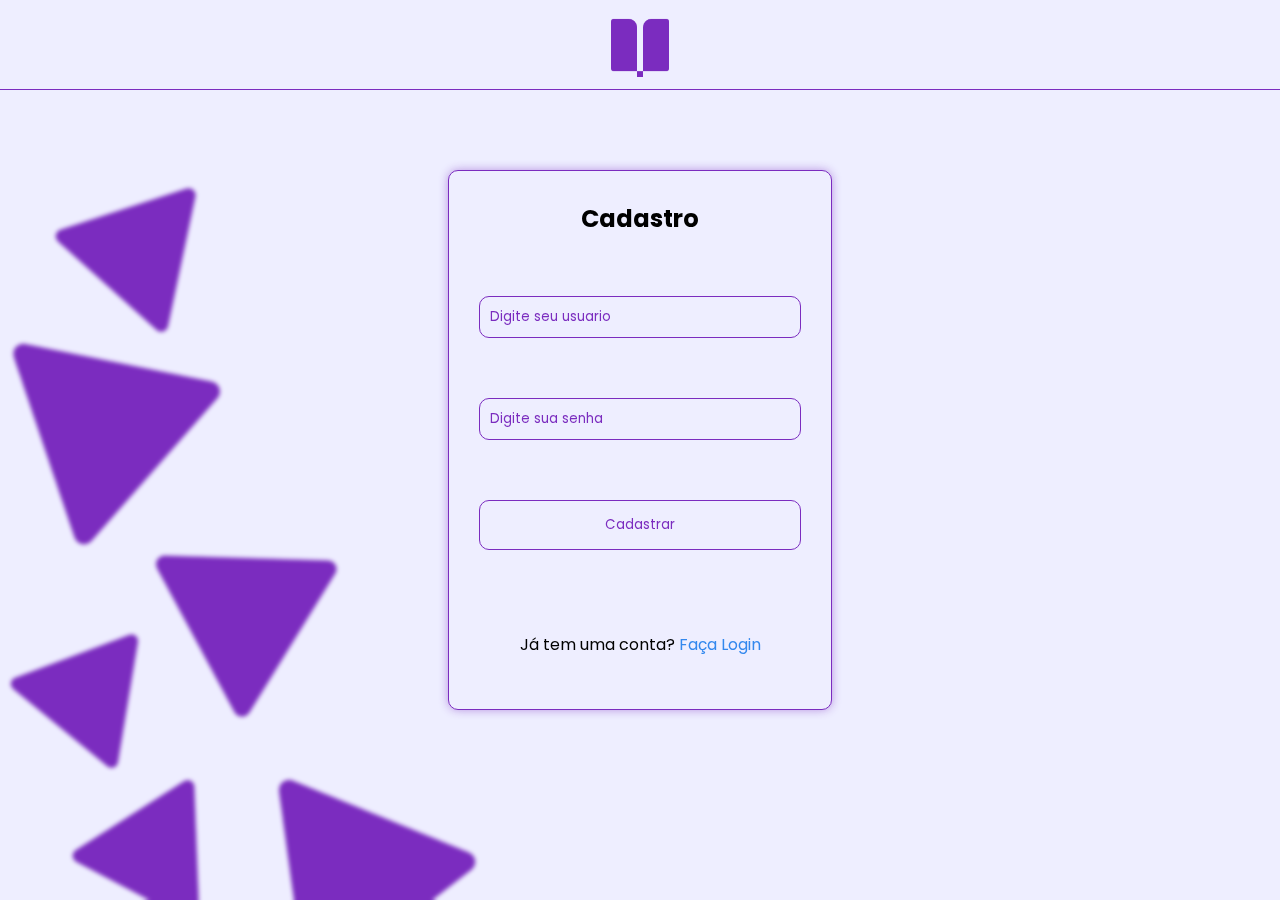
<file: Trabalhos/Biblioteca-Escola/index.htm>
<html>
    <head>
        <meta charset="UTF-8">
        <link rel="stylesheet" href="Adm/CSS/Login.css">
        <link rel="shortcut icon" href="Adm/IMG/Logo.png">
        <title>The Library | Login</title>
    </head>

    <body>
        <div class="header"><img src="Adm/IMG/LogoRoxo.png"></div>

        <main>
            <div id="cad">
                <form method="POST" action="Adm/PHP/Account.php">
                    <h2>Cadastro</h2>
                    
                    <input type="hidden" name="id" value="cad">

                    <input type="text" name="txtNome" placeholder="Digite seu usuario">
                    
                    <input type="password" name="txtSenha" placeholder="Digite sua senha">
                    <button>Cadastrar</button>

                    <p>Já tem uma conta? <span class="toogle" onclick="fnToogle(Event)">Faça Login</span></p>

                </form>
            </div>

            <div id="log" style="display: none;">
                    
                <form method="POST" action="Adm/PHP/Account.php">

                    <h2>Login</h2>

                    <input type="hidden" name="id" value="log">

                    <input type="text" name="txtNome" placeholder="Digite seu usuario">
                    
                    <input type="password" name="txtSenha" placeholder="Digite sua senha">
                    <button>Logar</button>

                    <p>Ainda não tem uma conta? <span class="toogle" onclick="fnToogle(Event)">Faça Cadastro</span></p>

                </form>
            </div>
        </main>

    </body>

    <script>

        oCad = document.querySelector('#cad');
        oLog = document.querySelector('#log');
        obtn = document.querySelector('#toogle')
        oTi = document.querySelector('h2');

        console.log(oCad);
        console.log(oLog);

        function fnToogle(e){
            console.log(oCad.style.display);
            // if(e.target)
            if(oCad.style.display != 'none'){
                oCad.style.display = "none";
                oLog.style.display = "flex";
                oTi.innerText = "Login";
            }else{
                oCad.style.display = "flex";
                oLog.style.display = "none";
                oTi.innerText = "Cadastro";
            }
        }

    </script>

</html>
</file>
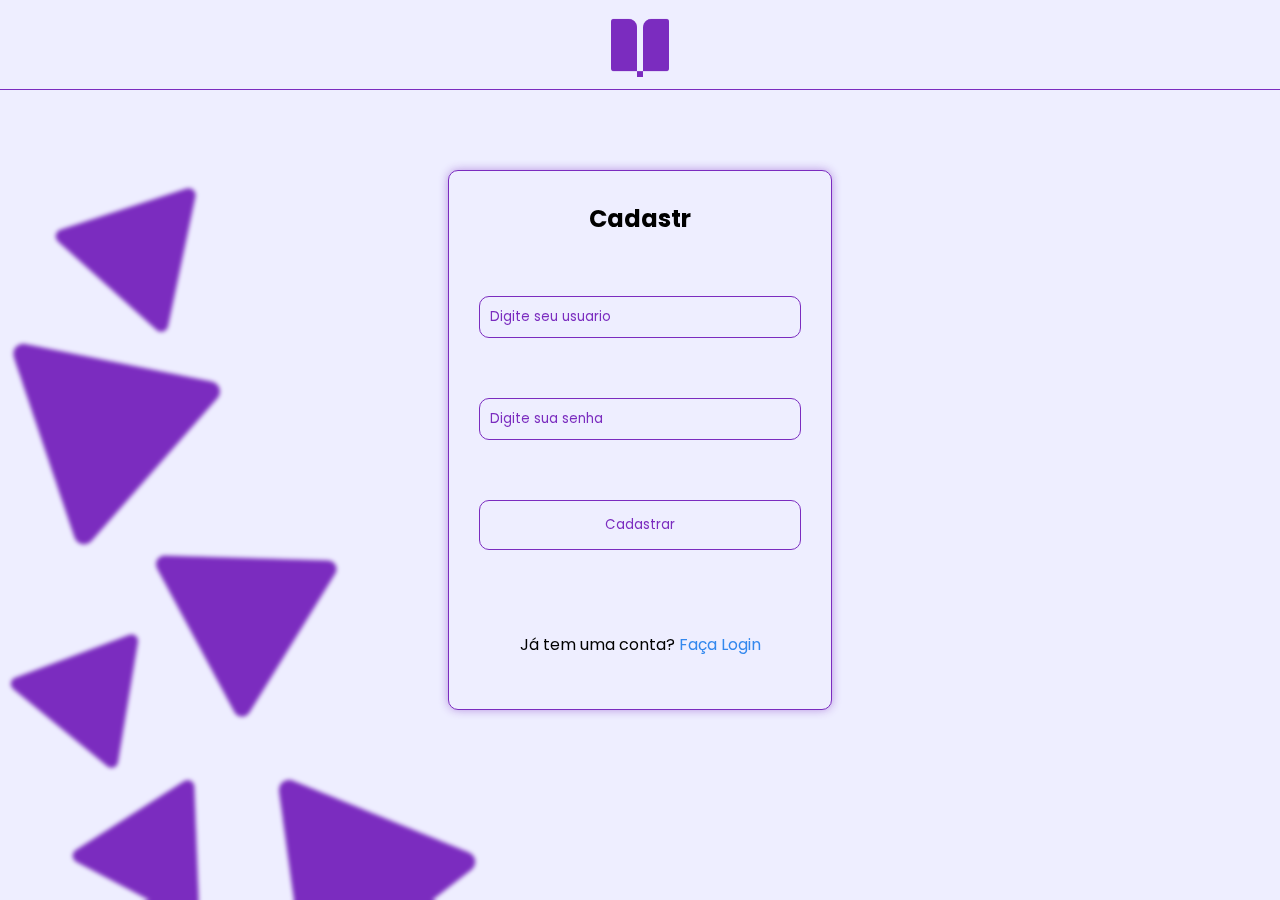
<file: Trabalhos/Biblioteca/index.htm>
<html>
    <head>
        <meta charset="UTF-8">
        <link rel="stylesheet" href="Adm/CSS/Login.css">
        <link rel="shortcut icon" href="Adm/IMG/Logo.png">
        <title>The Library | Login</title>
    </head>

    <body>
        <div class="header"><img src="Adm/IMG/LogoRoxo.png"></div>

        <main>
            <div id="cad">
                <form method="POST" action="Adm/PHP/Account.php">
                    <h2>Cadastr</h2>
                    
                    <input type="hidden" name="id" value="cad">

                    <input type="text" name="txtNome" placeholder="Digite seu usuario">
                    
                    <input type="password" name="txtSenha" placeholder="Digite sua senha">
                    <button>Cadastrar</button>

                    <p>Já tem uma conta? <span class="toogle" onclick="fnToogle(Event)">Faça Login</span></p>

                </form>
            </div>

            <div id="log" style="display: none;">
                    
                <form method="POST" action="Adm/PHP/Account.php">

                    <h2>Login</h2>

                    <input type="hidden" name="id" value="log">

                    <input type="text" name="txtNome" placeholder="Digite seu usuario">
                    
                    <input type="password" name="txtSenha" placeholder="Digite sua senha">
                    <button>Logar</button>

                    <p>Ainda não tem uma conta? <span class="toogle" onclick="fnToogle(Event)">Faça Cadastro</span></p>

                </form>
            </div>
        </main>

    </body>

    <script>

        oCad = document.querySelector('#cad');
        oLog = document.querySelector('#log');
        obtn = document.querySelector('#toogle')
        oTi = document.querySelector('h2');

        console.log(oCad);
        console.log(oLog);

        function fnToogle(e){
            console.log(oCad.style.display);
            // if(e.target)
            if(oCad.style.display != 'none'){
                oCad.style.display = "none";
                oLog.style.display = "flex";
                oTi.innerText = "Login";
            }else{
                oCad.style.display = "flex";
                oLog.style.display = "none";
                oTi.innerText = "Cadastro";
            }
        }

    </script>

</html>
</file>
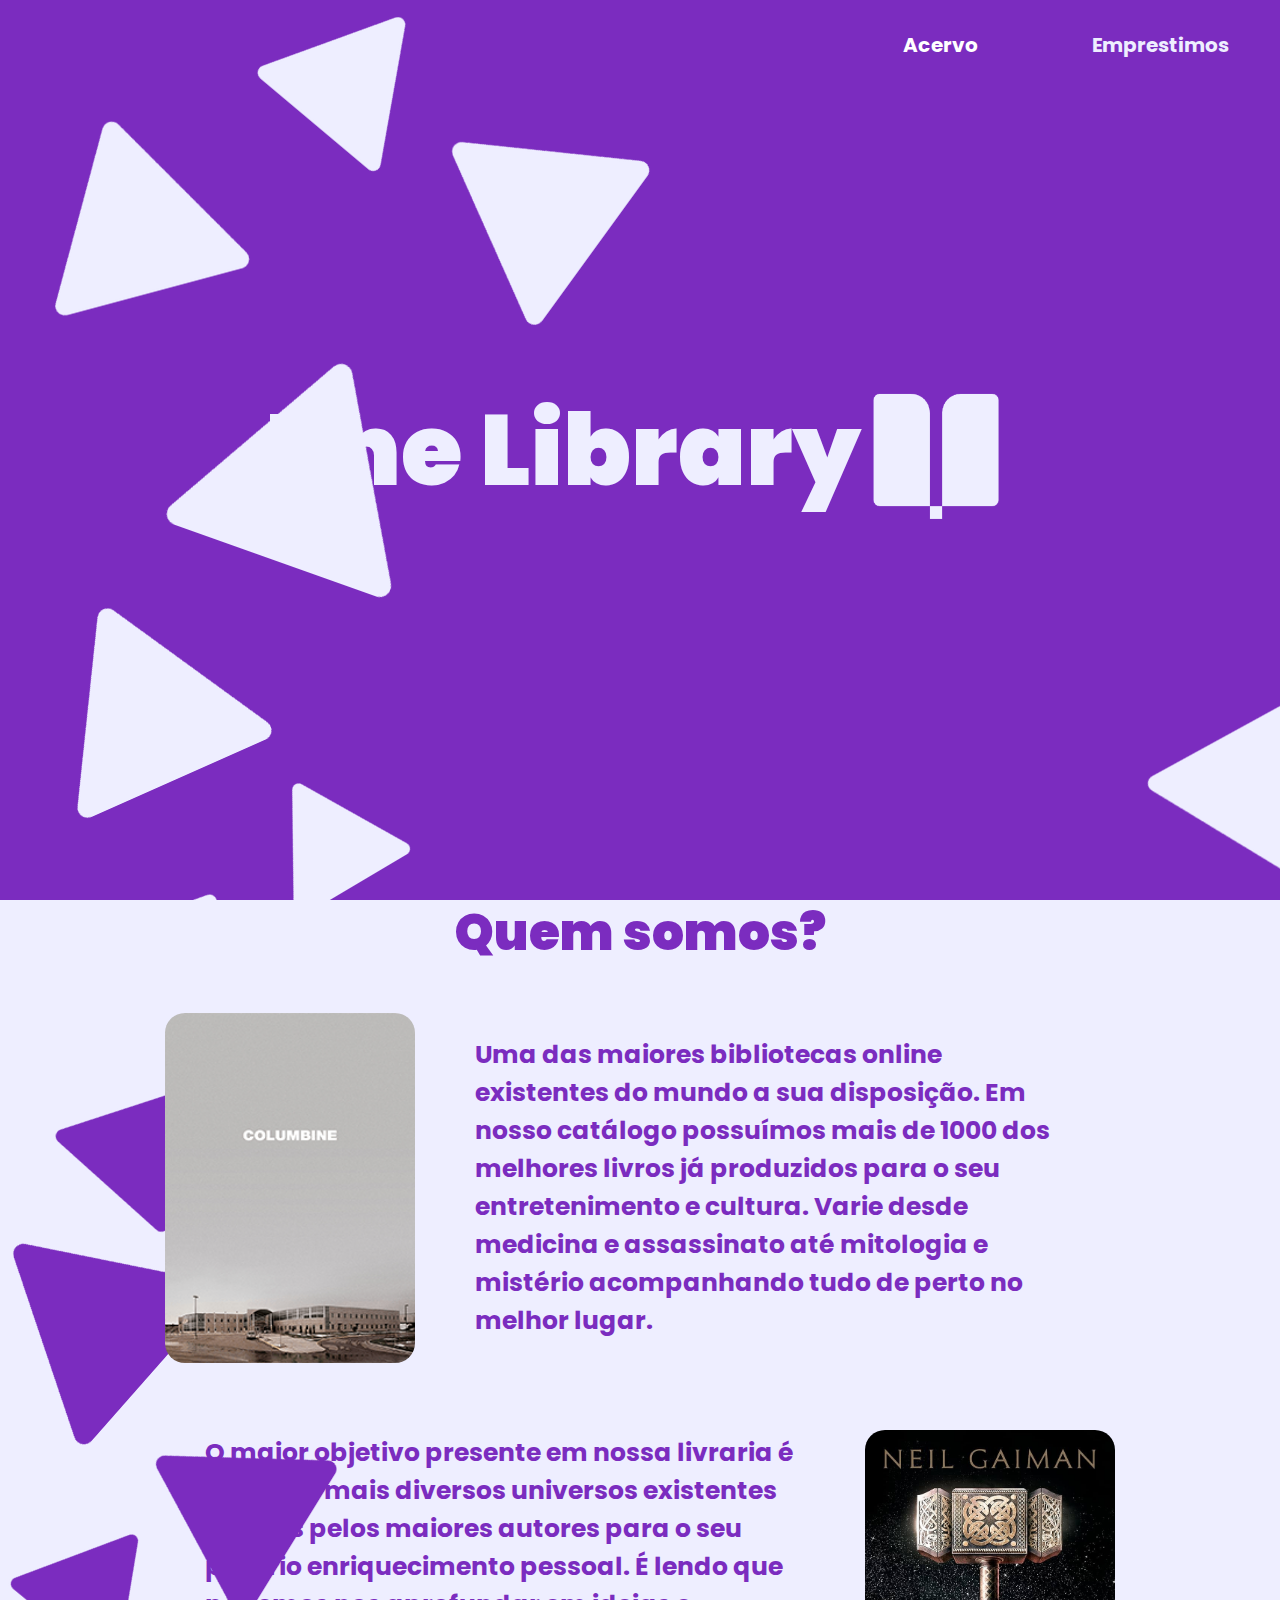
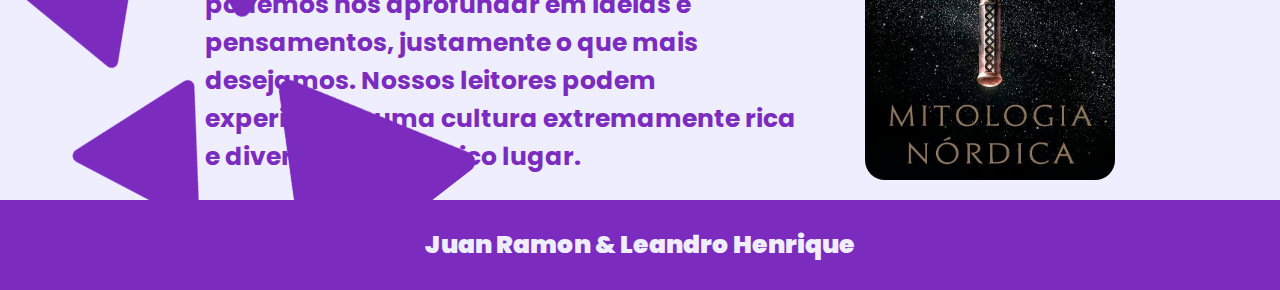
<file: Trabalhos/Biblioteca-Escola/User/Index.htm>
<html>
    <head>
        <meta charset="UTF-8">
        <link rel="stylesheet" href="CSS/Index.css">
        <link rel="shortcut icon" href="IMG/LogoBranco.png">
        <title>The Library | Home</title>
    </head>

    <body>
        <div class="header">
            <a href="PHP/Acervo.php">
                <div class="item" value="1"><strong>Acervo</strong></div>
            </a>

            <div class="item" value="2"><strong>Emprestimos</strong></div>
        </div>

        <div class="section-1">
            <h1><strong>The Library</strong></h1> <img src="IMG/LogoBranco.png">
        </div>

        <div class="section-2">
            <h1><strong>Quem somos?</strong></h1>

            <br>

            <div class="livro">
                <img src="IMG/Exemplo1.png">

                <p>
                    <strong>
                        Uma das maiores bibliotecas online existentes do mundo a sua disposição. Em nosso catálogo possuímos mais de 1000 dos melhores livros já produzidos para o seu entretenimento e cultura. Varie desde medicina e assassinato até mitologia e mistério acompanhando tudo de perto no melhor lugar.
                    </strong>
                </p>
            </div>

            <br>

            <div class="livro">
                <p>
                    <strong>
                        O maior objetivo presente em nossa livraria é trazer os mais diversos universos existentes criados pelos maiores autores para o seu próprio enriquecimento pessoal. É lendo que podemos nos aprofundar em ideias e pensamentos, justamente o que mais desejamos. Nossos leitores podem experienciar uma cultura extremamente rica e diversa em um único lugar. 
                    </strong>
                </p>

                <img src="IMG/Exemplo2.png">
            </div>
        </div>

        <div class="footer">
            <h1><strong>Juan Ramon & Leandro Henrique</strong></h1>
        </div>
    </body>

    <script src="JS/Index.js"></script>
</html>
</file>
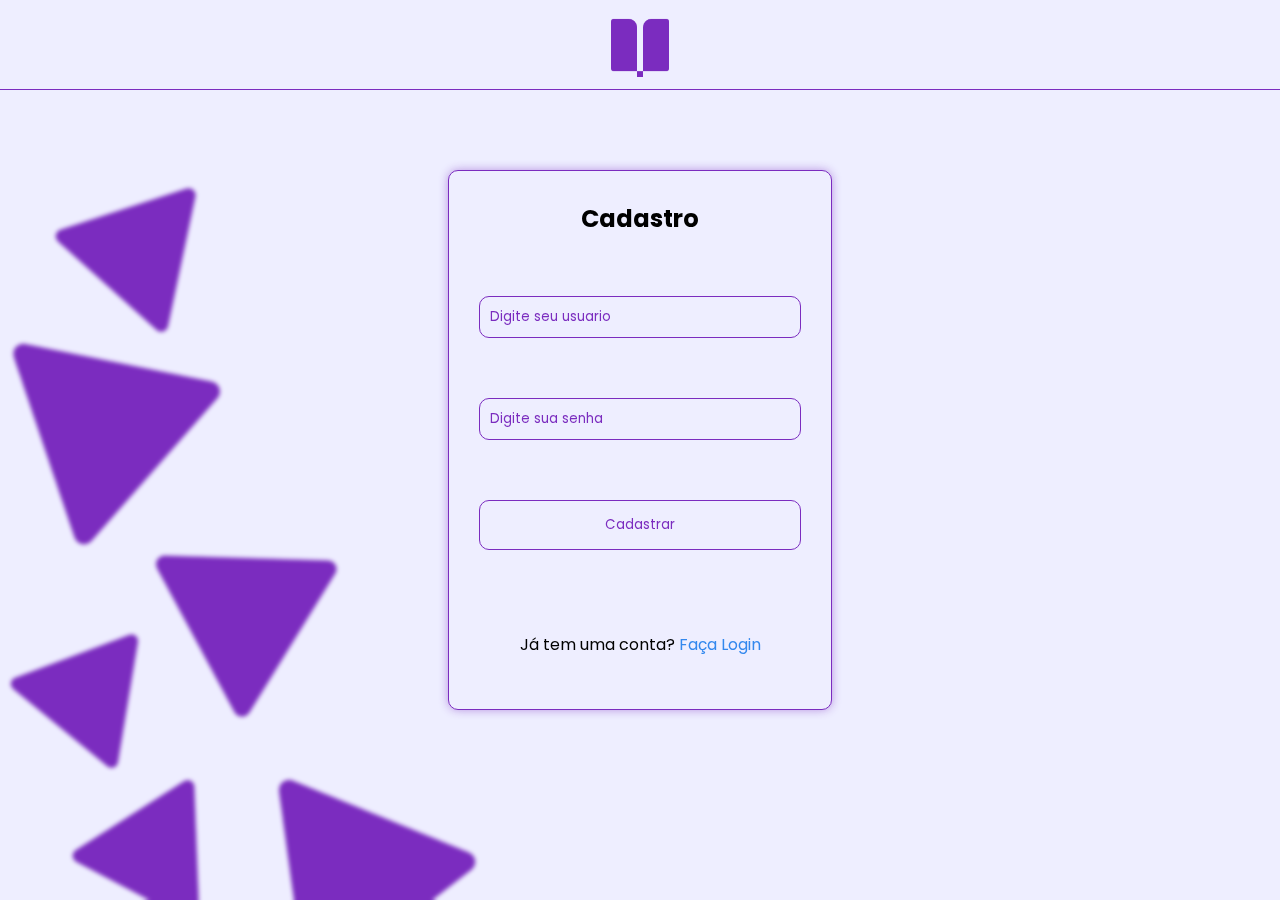
<file: Trabalhos/Biblioteca-Escola/Adm/HTML/Login.htm>
<html>
    <head>
        <meta charset="UTF-8">
        <link rel="stylesheet" href="../CSS/Login.css">
        <link rel="shortcut icon" href="../IMG/Logo.png">
        <title>The Library | Login</title>
    </head>

    <body>
        <div class="header"><img src="../IMG/LogoRoxo.png"></div>

        <main>
            <div id="cad">
                <form method="POST" action="../PHP/Account.php">
                    <h2>Cadastro</h2>
                    
                    <input type="hidden" name="id" value="cad">

                    <input type="text" name="txtNome" placeholder="Digite seu usuario">
                    
                    <input type="text" name="txtSenha" placeholder="Digite sua senha">
                    <button>Cadastrar</button>

                    <p>Já tem uma conta? <span class="toogle" onclick="fnToogle(Event)">Faça Login</span></p>

                </form>
            </div>

            <div id="log" style="display: none;">
                    
                <form method="POST" action="../PHP/Account.php">

                    <h2>Login</h2>

                    <input type="hidden" name="id" value="log">

                    <input type="text" name="txtNome" placeholder="Digite seu usuario">
                    
                    <input type="text" name="txtSenha" placeholder="Digite sua senha">
                    <button>Logar</button>

                    <p>Ainda não tem uma conta? <span class="toogle" onclick="fnToogle(Event)">Faça Cadastro</span></p>

                </form>
            </div>
        </main>

    </body>

    <script>

        oCad = document.querySelector('#cad');
        oLog = document.querySelector('#log');
        obtn = document.querySelector('#toogle')
        oTi = document.querySelector('h2');

        console.log(oCad);
        console.log(oLog);

        function fnToogle(e){
            console.log(oCad.style.display);
            // if(e.target)
            if(oCad.style.display != 'none'){
                oCad.style.display = "none";
                oLog.style.display = "flex";
                oTi.innerText = "Login";
            }else{
                oCad.style.display = "flex";
                oLog.style.display = "none";
                oTi.innerText = "Cadastro";
            }
        }

    </script>

</html>
</file>
<file: Trabalhos/Biblioteca-Escola/Adm/CSS/Login.css>
@import url('https://fonts.googleapis.com/css2?family=Poppins:ital,wght@0,100;0,200;0,300;0,400;0,500;0,600;0,700;0,800;0,900;1,100;1,200;1,300;1,400;1,500;1,600;1,700;1,800;1,900&display=swap');

:root{
    --firstColor: #eeeeff;
    --secondColor: #7b2cbf;
}

*{
    box-sizing: border-box;
    margin: 0;
    padding: 0;
    font-family: poppins;
}

body{
    width: 100vw;
    height: 100vh;
    background: #eeeeff url(../IMG/FundoBranco.png);
    backdrop-filter: blur(2px);
    display: flex;
    align-items: center;
    justify-content: flex-start;
    flex-direction: column;
    gap: 80px;
}

div.header{
    width: 100vw;
    height: 10vh;
    background: var(--firstColor);
    border-bottom: 1px solid var(--secondColor);
    display: flex;
    align-items: center;
    justify-content: center;
}

div.header > img{
    height: 70px;
}

form{
    width: 30vw;
    height: 60vh;
    background: var(--firstColor);
    border: 1px solid var(--secondColor);
    border-radius: 10px;
    padding: 30px;
    display: flex;
    align-items: stretch;
    justify-content: space-between;
    flex-direction: column;
    gap: 60px;
    box-shadow: 0px 0px 10px #7a2cbf78;
}
label{
    display: flex;
    flex-direction: column;
}
input{
    /* width: 400px;
    height: 50px; */
    background: var(--firstColor);
    border: 1px solid var(--secondColor);
    border-radius: 10px;
    color: var(--secondColor);
    padding: 10px;
    transition: all 0.3s linear;
}

input::placeholder{
    color: #7b2cbf;
}

input:hover, input:focus{
    transform: scale(1.05);
    box-shadow: 0px 0px 4px var(--secondColor);
    color: var(--secondColor);
    outline: none;
}

form button{
    /* width: 400px;*/
    height: 50px; 
    background: var(--firstColor);
    border: 1px solid var(--secondColor);
    border-radius: 10px;
    color: var(--secondColor);
    transition: all 0.6s ease-out;
}

form button:hover{
    transform: scale(1.05);
    background: var(--secondColor);
    box-shadow: 0px 0px 4px var(--secondColor);
    color: #eeeeff;
}
p{
    margin: auto;
}
p span{
    color: #3388EE;
}
p span:hover{
    text-decoration: underline;
    cursor: pointer;
}
h2{
    margin: 0px auto;
}
</file>
<file: Trabalhos/Biblioteca/Adm/CSS/Login.css>
@import url('https://fonts.googleapis.com/css2?family=Poppins:ital,wght@0,100;0,200;0,300;0,400;0,500;0,600;0,700;0,800;0,900;1,100;1,200;1,300;1,400;1,500;1,600;1,700;1,800;1,900&display=swap');

:root{
    --firstColor: #eeeeff;
    --secondColor: #7b2cbf;
}

*{
    box-sizing: border-box;
    margin: 0;
    padding: 0;
    font-family: poppins;
}

body{
    width: 100vw;
    height: 100vh;
    background: #eeeeff url(../IMG/FundoBranco.png);
    backdrop-filter: blur(2px);
    display: flex;
    align-items: center;
    justify-content: flex-start;
    flex-direction: column;
    gap: 80px;
}

div.header{
    width: 100vw;
    height: 10vh;
    background: var(--firstColor);
    border-bottom: 1px solid var(--secondColor);
    display: flex;
    align-items: center;
    justify-content: center;
}

div.header > img{
    height: 70px;
}

form{
    width: 30vw;
    height: 60vh;
    background: var(--firstColor);
    border: 1px solid var(--secondColor);
    border-radius: 10px;
    padding: 30px;
    display: flex;
    align-items: stretch;
    justify-content: space-between;
    flex-direction: column;
    gap: 60px;
    box-shadow: 0px 0px 10px #7a2cbf78;
}
label{
    display: flex;
    flex-direction: column;
}
input{
    /* width: 400px;
    height: 50px; */
    background: var(--firstColor);
    border: 1px solid var(--secondColor);
    border-radius: 10px;
    color: var(--secondColor);
    padding: 10px;
    transition: all 0.3s ease-out;
}

input::placeholder{
    color: #7b2cbf;
}

input:hover, input:focus{
    transform: scale(1.05);
    box-shadow: 0px 0px 4px var(--secondColor);
    color: var(--secondColor);
    outline: none;
}

form button{
    /* width: 400px;*/
    height: 50px; 
    background: var(--firstColor);
    border: 1px solid var(--secondColor);
    border-radius: 10px;
    color: var(--secondColor);
    transition: all 0.3s ease;
}

form button:hover{
    transform: scale(1.05);
    background: var(--secondColor);
    box-shadow: 0px 0px 4px var(--secondColor);
    color: #eeeeff;
}
p{
    margin: auto;
}
p span{
    color: #3388EE;
}
p span:hover{
    text-decoration: underline;
    cursor: pointer;
}
h2{
    margin: 0px auto;
}
</file>
<file: Trabalhos/Biblioteca-Escola/User/CSS/Index.css>
/*
config da pag
*/
@import url('https://fonts.googleapis.com/css2?family=Poppins:ital,wght@0,100;0,200;0,300;0,400;0,500;0,600;0,700;0,800;0,900;1,100;1,200;1,300;1,400;1,500;1,600;1,700;1,800;1,900&display=swap');

:root{
    --firstColor: #eeeeff;
    --secondColor: #7b2cbf;
}

*{
    box-sizing: border-box;
    font-family: poppins;
    margin: 0;
    padding: 0;
}

body{
    width: auto;
    height: auto;
    background: transparent;
    overflow-x: hidden;
}

/*
header
*/
div.header{
    width: 100vw;
    height: 10vh;
    background: transparent;
    position: absolute;
    display: flex;
    justify-content: flex-end;
    align-items: center;
    padding: 20px;
    gap: 20px;
}

div.header > div.item, a{
    width: 200px;
    height: 50px;
    color: var(--firstColor);
    display: flex;
    justify-content: center;
    align-items: center;
    font-size: 20px;
    transition: all 0.3s linear;
}

div.header > div.item:hover, a:hover{
    transform: scale(1.1);
    border: 1px solid var(--firstColor);
    box-shadow: 0px 0px 10px var(--firstColor);
}

/*
section-1
*/
div.section-1{
    width: 100vw;
    height: 100vh;
    background: url(../IMG/FundoRoxo.png);
    display: flex;
    justify-content: center;
    align-items: center;
}

div.section-1  > h1{
    color: var(--firstColor);
    font-size: 100px;
}

div.section-1  > img{
    width: 150px;
    height: 150px;
}

/*
section-2
*/
div.section-2{
    width: 100vw;
    height: 100vh;
    background: url(../IMG/FundoBranco.png);
    display: flex;
    justify-content: center;
    align-items: center;
    flex-direction: column;
}

div.section-2 > h1{
    width: 100vw;
    height: 10vh;
    color: var(--secondColor);
    text-align: center;
    font-size: 50px;
}

div.section-2 > div.livro{
    width: 100vw;
    height: 400px;
    display: flex;
    justify-content: center;
    align-items: center;
    gap: 20px;
}

div.section-2 > div.livro > img{
    width: 250px;
    height: 350px;
    border-radius: 20px;
}

div.section-2 > div.livro > p{
    width: 600px;
    height: auto;
    color: var(--secondColor);
    font-size: 25px;
    margin: 40px;
}

/*
footer
*/
div.footer{
    width: 100vw;
    height: 10vh;
    background: var(--secondColor);
    position: absolute;
    display: flex;
    justify-content: center;
    align-items: center;
}

div.footer > h1{
    color: var(--firstColor);
    font-size: 25px;
}
a{
    color: white;
    text-decoration: none;
}
</file>
